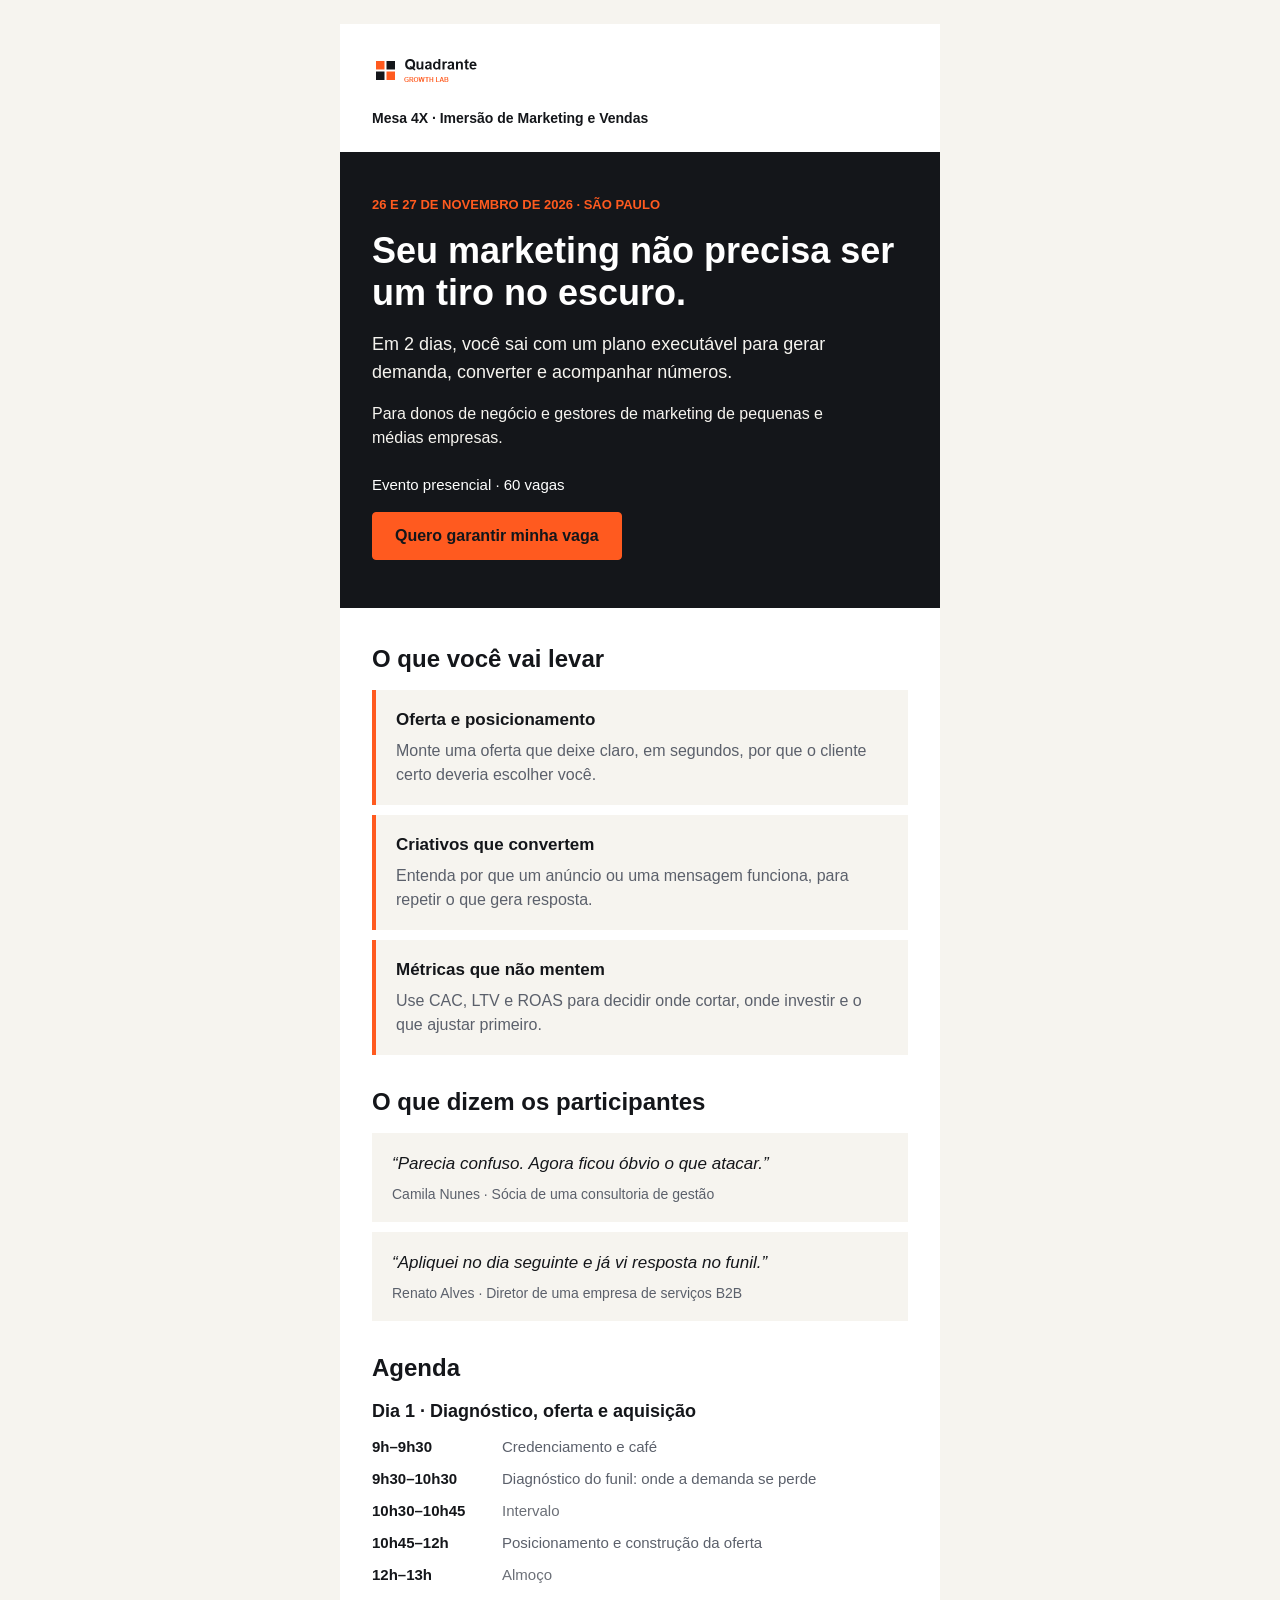
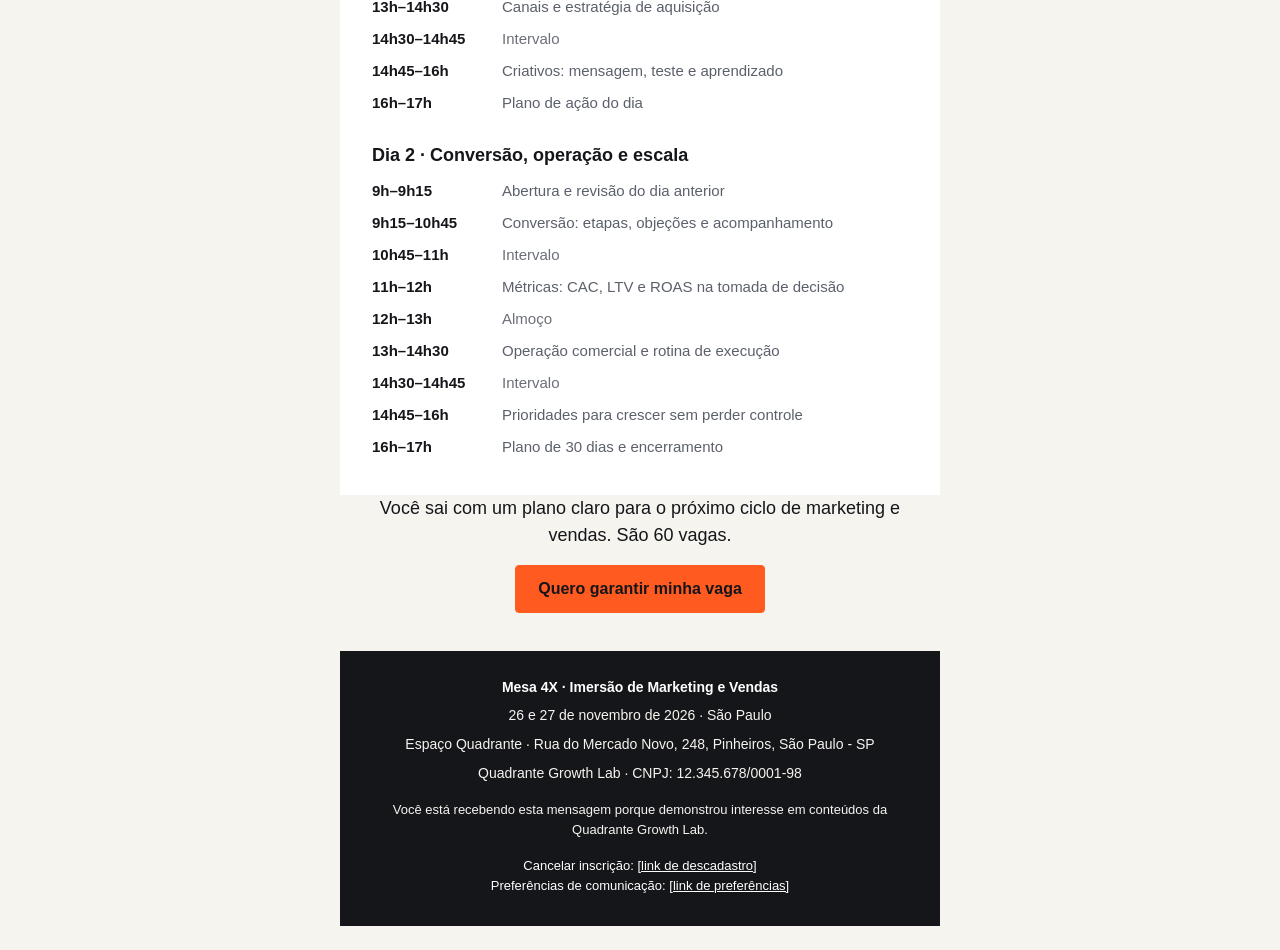
<file: email/index.html>
<!doctype html>
<html lang="pt-BR" xmlns:o="urn:schemas-microsoft-com:office:office" xmlns:v="urn:schemas-microsoft-com:vml">
<head>
	<meta charset="UTF-8">
	<meta name="viewport" content="width=device-width, initial-scale=1.0">
	<meta name="x-apple-disable-message-reformatting">
	<meta name="color-scheme" content="light dark">
	<meta name="supported-color-schemes" content="light dark">
	<title>Mesa 4X | Quadrante Growth Lab</title>
	<link rel="icon" type="image/svg+xml" href="data:image/svg+xml,%3Csvg xmlns='http://www.w3.org/2000/svg' viewBox='0 0 64 64'%3E%3Crect x='4' y='4' width='24' height='24' rx='3' fill='%23FF5A1F'/%3E%3Crect x='36' y='4' width='24' height='24' rx='3' fill='%2314161A'/%3E%3Crect x='4' y='36' width='24' height='24' rx='3' fill='%2314161A'/%3E%3Crect x='36' y='36' width='24' height='24' rx='3' fill='%23FF5A1F'/%3E%3C/svg%3E">
	<style>
		:root {
			color-scheme: light dark;
			supported-color-schemes: light dark;
		}

		html,
		body {
			width: 100% !important;
			margin: 0 !important;
			padding: 0 !important;
			-webkit-text-size-adjust: 100%;
		}

		table {
			border-collapse: collapse;
			mso-table-lspace: 0pt;
			mso-table-rspace: 0pt;
		}

		td {
			mso-table-lspace: 0pt;
			mso-table-rspace: 0pt;
		}

		img {
			-ms-interpolation-mode: bicubic;
		}

		a[x-apple-data-detectors] {
			color: inherit;
			font-size: inherit;
			text-decoration: none;
		}

		/*
		 * Mobile. O layout já é fluido (width 100% + max-width 600px), então isto só refina:
		 * tira o respiro externo, reduz o padding lateral e o h1, e deixa o botão em largura total.
		 * Em clientes que ignoram media query, o email continua legível com os valores inline.
		 */
		@media screen and (max-width: 600px) {
			.wrapper {
				padding: 0 !important;
			}

			.px {
				padding-left: 20px !important;
				padding-right: 20px !important;
			}

			.hero-title {
				font-size: 28px !important;
				line-height: 34px !important;
			}

			.btn {
				display: block !important;
				box-sizing: border-box !important;
				width: 100% !important;
			}

			.agenda-time {
				width: 100px !important;
				padding-right: 8px !important;
				font-size: 14px !important;
			}
		}

		/*
		 * Dark mode. Cada classe representa um papel de cor (página, superfície, cartão, faixa escura, texto)
		 * e não um elemento, para o mesmo bloco servir ao Apple Mail (media query) e ao Outlook.com (data-ogsb/ogsc).
		 * Hero e rodapé já são escuros, por isso só trocam de tom. O botão laranja não muda.
		 */
		@media (prefers-color-scheme: dark) {
			.bg-page {
				background-color: #0D0F12 !important;
			}

			.bg-surface {
				background-color: #171A1F !important;
			}

			.bg-card {
				background-color: #20242B !important;
			}

			.bg-deep {
				background-color: #0A0B0D !important;
			}

			.text-ink {
				color: #F2F0EB !important;
			}

			.text-muted {
				color: #A9AEB8 !important;
			}

			.text-subtle {
				color: #8F95A0 !important;
			}

			.btn {
				background-color: #FF5A1F !important;
				color: #14161A !important;
			}

			/* Troca de logo: esconde a versão para fundo claro e revela a versão para fundo escuro. */
			.logo-light {
				display: none !important;
			}

			.logo-dark {
				display: block !important;
				max-height: none !important;
				overflow: visible !important;
			}
		}

		/* Outlook.com no modo escuro ignora prefers-color-scheme e injeta data-ogsb (fundo) e data-ogsc (texto). */
		[data-ogsb] .bg-page {
			background-color: #0D0F12 !important;
		}

		[data-ogsb] .bg-surface {
			background-color: #171A1F !important;
		}

		[data-ogsb] .bg-card {
			background-color: #20242B !important;
		}

		[data-ogsb] .bg-deep {
			background-color: #0A0B0D !important;
		}

		[data-ogsb] .btn {
			background-color: #FF5A1F !important;
		}

		[data-ogsc] .text-ink {
			color: #F2F0EB !important;
		}

		[data-ogsc] .text-muted {
			color: #A9AEB8 !important;
		}

		[data-ogsc] .text-subtle {
			color: #8F95A0 !important;
		}

		[data-ogsc] .btn {
			color: #14161A !important;
		}

		[data-ogsc] .logo-light {
			display: none !important;
		}

		[data-ogsc] .logo-dark {
			display: block !important;
			max-height: none !important;
			overflow: visible !important;
		}
	</style>
	<!--[if mso]>
	<xml>
		<o:OfficeDocumentSettings>
			<o:PixelsPerInch>96</o:PixelsPerInch>
			<o:AllowPNG/>
		</o:OfficeDocumentSettings>
	</xml>
	<![endif]-->
</head>
<body class="bg-page" style="width:100%; margin:0; padding:0; background-color:#F6F4EF;">
	<!-- Preheader: define o texto de preview e impede que o cliente revele conteúdo seguinte. -->
	<div style="display:none; max-width:0; max-height:0; overflow:hidden; opacity:0; color:transparent; mso-hide:all; font-size:1px; line-height:1px;">
		Aquisição, conversão e métricas na prática. 26 e 27 de novembro, em São Paulo.
		&zwnj;&nbsp;&zwnj;&nbsp;&zwnj;&nbsp;&zwnj;&nbsp;&zwnj;&nbsp;&zwnj;&nbsp;&zwnj;&nbsp;&zwnj;&nbsp;&zwnj;&nbsp;&zwnj;&nbsp;
	</div>

	<table role="presentation" class="bg-page" width="100%" cellpadding="0" cellspacing="0" border="0" bgcolor="#F6F4EF" style="width:100%; background-color:#F6F4EF;">
		<tr>
			<td class="wrapper" align="center" style="padding:24px 12px;">
				<!-- Outlook desktop ignora max-width; esta tabela condicional fixa o contêiner em 600 px. -->
				<!--[if mso]>
				<table role="presentation" width="600" cellpadding="0" cellspacing="0" border="0" align="center">
					<tr>
						<td>
				<![endif]-->
				<table role="presentation" class="bg-surface" width="100%" cellpadding="0" cellspacing="0" border="0" align="center" bgcolor="#FFFFFF" style="width:100%; max-width:600px; background-color:#FFFFFF;">
					<!--
						Cabeçalho: fundo branco para o contêiner de 600 px aparecer desde o topo.
						Duas imagens de logo, uma por esquema de cor. A versão escura nasce oculta
						(display:none, max-height:0 e mso-hide) e o bloco de dark mode a revela.
					-->
					<tr>
						<td class="px bg-surface" align="left" bgcolor="#FFFFFF" style="padding:28px 32px 16px; background-color:#FFFFFF;">
							<img class="logo-light" src="assets/logo-quadrante-claro.png" width="210" height="40" alt="Quadrante Growth Lab" border="0" style="display:block; width:210px; height:40px; border:0;">
							<img class="logo-dark" src="assets/logo-quadrante-escuro.png" width="210" height="40" alt="Quadrante Growth Lab" border="0" style="display:none; width:210px; height:40px; max-height:0; overflow:hidden; border:0; mso-hide:all;">
						</td>
					</tr>
					<tr>
						<td class="px bg-surface" align="left" bgcolor="#FFFFFF" style="padding:0 32px 24px; background-color:#FFFFFF;">
							<p class="text-ink" style="margin:0; color:#14161A; font-family:Arial, Helvetica, sans-serif; font-size:14px; font-weight:bold; line-height:20px; mso-line-height-rule:exactly;">
								Mesa 4X · Imersão de Marketing e Vendas
							</p>
						</td>
					</tr>

					<!-- Hero: fundo sólido preserva contraste sem depender de imagem de fundo. -->
					<tr>
						<td class="px bg-deep" bgcolor="#14161A" style="padding:44px 32px 48px; background-color:#14161A;">
							<p style="margin:0 0 16px; color:#FF5A1F; font-family:Arial, Helvetica, sans-serif; font-size:13px; font-weight:bold; line-height:18px; mso-line-height-rule:exactly; text-transform:uppercase;">
								26 e 27 de novembro de 2026 · São Paulo
							</p>
							<h1 class="hero-title" style="margin:0 0 16px; color:#FFFFFF; font-family:Arial, Helvetica, sans-serif; font-size:36px; font-weight:bold; line-height:42px; mso-line-height-rule:exactly;">
								Seu marketing não precisa ser um tiro no escuro.
							</h1>
							<p style="margin:0 0 16px; color:#F6F4EF; font-family:Arial, Helvetica, sans-serif; font-size:18px; line-height:28px; mso-line-height-rule:exactly;">
								Em 2 dias, você sai com um plano executável para gerar demanda, converter e acompanhar números.
							</p>
							<!-- max-width evita a palavra solta na última linha; o Outlook desktop ignora e quebra pela largura da célula. -->
							<p style="max-width:460px; margin:0 0 24px; color:#F6F4EF; font-family:Arial, Helvetica, sans-serif; font-size:16px; line-height:24px; mso-line-height-rule:exactly;">
								Para donos de negócio e gestores de marketing de pequenas e médias empresas.
							</p>
							<p style="margin:0 0 16px; color:#FFFFFF; font-family:Arial, Helvetica, sans-serif; font-size:15px; line-height:22px; mso-line-height-rule:exactly;">
								Evento presencial · 60 vagas
							</p>
							<!--
								Botão bulletproof (mesmo padrão do CTA final). O Outlook desktop usa o motor do Word,
								que ignora padding e border-radius em links, então ele recebe um retângulo VML com
								48 px de altura. Os demais clientes recebem o link estilizado; o comentário condicional
								negado (if not mso) esconde o link do Outlook para o botão não aparecer duplicado.
								utm_content=cta-hero identifica o botão clicado; destino placeholder a substituir
								pelo ESP por link próprio de rastreamento e URL da inscrição.
							-->
							<!--[if mso]>
							<v:roundrect xmlns:v="urn:schemas-microsoft-com:vml" xmlns:w="urn:schemas-microsoft-com:office:word" href="https://example.com/mesa-4x?utm_source=crm&amp;utm_medium=email&amp;utm_campaign=mesa-4x-nov-2026&amp;utm_content=cta-hero" style="height:48px; v-text-anchor:middle; width:250px;" arcsize="8%" strokecolor="#FF5A1F" strokeweight="1px" fillcolor="#FF5A1F">
								<w:anchorlock/>
								<center style="color:#14161A; font-family:Arial, Helvetica, sans-serif; font-size:16px; font-weight:bold;">Quero garantir minha vaga</center>
							</v:roundrect>
							<![endif]-->
							<!--[if !mso]><!-->
							<a class="btn" href="https://example.com/mesa-4x?utm_source=crm&amp;utm_medium=email&amp;utm_campaign=mesa-4x-nov-2026&amp;utm_content=cta-hero" style="display:inline-block; padding:12px 22px; border:1px solid #FF5A1F; border-radius:4px; background-color:#FF5A1F; color:#14161A; font-family:Arial, Helvetica, sans-serif; font-size:16px; font-weight:bold; line-height:22px; mso-line-height-rule:exactly; text-align:center; text-decoration:none;">
								Quero garantir minha vaga
							</a>
							<!--<![endif]-->
						</td>
					</tr>

					<!-- Benefícios: cartões em linhas independentes evitam colunas frágeis em telas estreitas. -->
					<tr>
						<td class="px" style="padding:36px 32px 32px;">
							<h2 class="text-ink" style="margin:0 0 16px; color:#14161A; font-family:Arial, Helvetica, sans-serif; font-size:24px; font-weight:bold; line-height:30px; mso-line-height-rule:exactly;">
								O que você vai levar
							</h2>
							<table role="presentation" width="100%" cellpadding="0" cellspacing="0" border="0">
								<tr>
									<td class="bg-card" bgcolor="#F6F4EF" style="padding:18px 20px; border-left:4px solid #FF5A1F; background-color:#F6F4EF;">
										<h3 class="text-ink" style="margin:0 0 8px; color:#14161A; font-family:Arial, Helvetica, sans-serif; font-size:17px; font-weight:bold; line-height:23px; mso-line-height-rule:exactly;">Oferta e posicionamento</h3>
										<p class="text-muted" style="margin:0; color:#5B606B; font-family:Arial, Helvetica, sans-serif; font-size:16px; line-height:24px; mso-line-height-rule:exactly;">Monte uma oferta que deixe claro, em segundos, por que o cliente certo deveria escolher você.</p>
									</td>
								</tr>
								<tr>
									<td height="10" style="height:10px; font-size:10px; line-height:10px;">&nbsp;</td>
								</tr>
								<tr>
									<td class="bg-card" bgcolor="#F6F4EF" style="padding:18px 20px; border-left:4px solid #FF5A1F; background-color:#F6F4EF;">
										<h3 class="text-ink" style="margin:0 0 8px; color:#14161A; font-family:Arial, Helvetica, sans-serif; font-size:17px; font-weight:bold; line-height:23px; mso-line-height-rule:exactly;">Criativos que convertem</h3>
										<p class="text-muted" style="margin:0; color:#5B606B; font-family:Arial, Helvetica, sans-serif; font-size:16px; line-height:24px; mso-line-height-rule:exactly;">Entenda por que um anúncio ou uma mensagem funciona, para repetir o que gera resposta.</p>
									</td>
								</tr>
								<tr>
									<td height="10" style="height:10px; font-size:10px; line-height:10px;">&nbsp;</td>
								</tr>
								<tr>
									<td class="bg-card" bgcolor="#F6F4EF" style="padding:18px 20px; border-left:4px solid #FF5A1F; background-color:#F6F4EF;">
										<h3 class="text-ink" style="margin:0 0 8px; color:#14161A; font-family:Arial, Helvetica, sans-serif; font-size:17px; font-weight:bold; line-height:23px; mso-line-height-rule:exactly;">Métricas que não mentem</h3>
										<p class="text-muted" style="margin:0; color:#5B606B; font-family:Arial, Helvetica, sans-serif; font-size:16px; line-height:24px; mso-line-height-rule:exactly;">Use CAC, LTV e ROAS para decidir onde cortar, onde investir e o que ajustar primeiro.</p>
									</td>
								</tr>
							</table>
						</td>
					</tr>

					<!-- Depoimentos: o fluxo linear mantém a ordem de leitura em clientes sem CSS moderno. -->
					<tr>
						<td class="px" style="padding:0 32px 32px;">
							<h2 class="text-ink" style="margin:0 0 16px; color:#14161A; font-family:Arial, Helvetica, sans-serif; font-size:24px; font-weight:bold; line-height:30px; mso-line-height-rule:exactly;">
								O que dizem os participantes
							</h2>
							<table role="presentation" width="100%" cellpadding="0" cellspacing="0" border="0">
								<tr>
									<td class="bg-card" bgcolor="#F6F4EF" style="padding:18px 20px; background-color:#F6F4EF;">
										<p class="text-ink" style="margin:0 0 8px; color:#14161A; font-family:Arial, Helvetica, sans-serif; font-size:17px; font-style:italic; line-height:25px; mso-line-height-rule:exactly;">“Parecia confuso. Agora ficou óbvio o que atacar.”</p>
										<p class="text-muted" style="margin:0; color:#5B606B; font-family:Arial, Helvetica, sans-serif; font-size:14px; line-height:20px; mso-line-height-rule:exactly;">Camila Nunes · Sócia de uma consultoria de gestão</p>
									</td>
								</tr>
								<tr>
									<td height="10" style="height:10px; font-size:10px; line-height:10px;">&nbsp;</td>
								</tr>
								<tr>
									<td class="bg-card" bgcolor="#F6F4EF" style="padding:18px 20px; background-color:#F6F4EF;">
										<p class="text-ink" style="margin:0 0 8px; color:#14161A; font-family:Arial, Helvetica, sans-serif; font-size:17px; font-style:italic; line-height:25px; mso-line-height-rule:exactly;">“Apliquei no dia seguinte e já vi resposta no funil.”</p>
										<p class="text-muted" style="margin:0; color:#5B606B; font-family:Arial, Helvetica, sans-serif; font-size:14px; line-height:20px; mso-line-height-rule:exactly;">Renato Alves · Diretor de uma empresa de serviços B2B</p>
									</td>
								</tr>
							</table>
						</td>
					</tr>

					<!-- Agenda: linhas verticais deixam horários legíveis sem depender de layout moderno. -->
					<tr>
						<td class="px" style="padding:0 32px 32px;">
							<h2 class="text-ink" style="margin:0 0 16px; color:#14161A; font-family:Arial, Helvetica, sans-serif; font-size:24px; font-weight:bold; line-height:30px; mso-line-height-rule:exactly;">
								Agenda
							</h2>
							<h3 class="text-ink" style="margin:0 0 8px; color:#14161A; font-family:Arial, Helvetica, sans-serif; font-size:18px; font-weight:bold; line-height:24px; mso-line-height-rule:exactly;">
								Dia 1 · Diagnóstico, oferta e aquisição
							</h3>
							<table role="presentation" width="100%" cellpadding="0" cellspacing="0" border="0">
								<tr><td class="agenda-time text-ink" width="120" valign="top" style="width:120px; padding:5px 10px 5px 0; color:#14161A; font-family:Arial, Helvetica, sans-serif; font-size:15px; font-weight:bold; line-height:22px; white-space:nowrap; mso-line-height-rule:exactly;">9h–9h30</td><td class="text-muted" valign="top" style="padding:5px 0; color:#5B606B; font-family:Arial, Helvetica, sans-serif; font-size:15px; line-height:22px; mso-line-height-rule:exactly;">Credenciamento e café</td></tr>
								<tr><td class="agenda-time text-ink" width="120" valign="top" style="width:120px; padding:5px 10px 5px 0; color:#14161A; font-family:Arial, Helvetica, sans-serif; font-size:15px; font-weight:bold; line-height:22px; white-space:nowrap; mso-line-height-rule:exactly;">9h30–10h30</td><td class="text-muted" valign="top" style="padding:5px 0; color:#5B606B; font-family:Arial, Helvetica, sans-serif; font-size:15px; line-height:22px; mso-line-height-rule:exactly;">Diagnóstico do funil: onde a demanda se perde</td></tr>
								<tr><td class="agenda-time text-ink" width="120" valign="top" style="width:120px; padding:5px 10px 5px 0; color:#14161A; font-family:Arial, Helvetica, sans-serif; font-size:15px; font-weight:bold; line-height:22px; white-space:nowrap; mso-line-height-rule:exactly;">10h30–10h45</td><td class="text-subtle" valign="top" style="padding:5px 0; color:#6B6F77; font-family:Arial, Helvetica, sans-serif; font-size:15px; line-height:22px; mso-line-height-rule:exactly;">Intervalo</td></tr>
								<tr><td class="agenda-time text-ink" width="120" valign="top" style="width:120px; padding:5px 10px 5px 0; color:#14161A; font-family:Arial, Helvetica, sans-serif; font-size:15px; font-weight:bold; line-height:22px; white-space:nowrap; mso-line-height-rule:exactly;">10h45–12h</td><td class="text-muted" valign="top" style="padding:5px 0; color:#5B606B; font-family:Arial, Helvetica, sans-serif; font-size:15px; line-height:22px; mso-line-height-rule:exactly;">Posicionamento e construção da oferta</td></tr>
								<tr><td class="agenda-time text-ink" width="120" valign="top" style="width:120px; padding:5px 10px 5px 0; color:#14161A; font-family:Arial, Helvetica, sans-serif; font-size:15px; font-weight:bold; line-height:22px; white-space:nowrap; mso-line-height-rule:exactly;">12h–13h</td><td class="text-subtle" valign="top" style="padding:5px 0; color:#6B6F77; font-family:Arial, Helvetica, sans-serif; font-size:15px; line-height:22px; mso-line-height-rule:exactly;">Almoço</td></tr>
								<tr><td class="agenda-time text-ink" width="120" valign="top" style="width:120px; padding:5px 10px 5px 0; color:#14161A; font-family:Arial, Helvetica, sans-serif; font-size:15px; font-weight:bold; line-height:22px; white-space:nowrap; mso-line-height-rule:exactly;">13h–14h30</td><td class="text-muted" valign="top" style="padding:5px 0; color:#5B606B; font-family:Arial, Helvetica, sans-serif; font-size:15px; line-height:22px; mso-line-height-rule:exactly;">Canais e estratégia de aquisição</td></tr>
								<tr><td class="agenda-time text-ink" width="120" valign="top" style="width:120px; padding:5px 10px 5px 0; color:#14161A; font-family:Arial, Helvetica, sans-serif; font-size:15px; font-weight:bold; line-height:22px; white-space:nowrap; mso-line-height-rule:exactly;">14h30–14h45</td><td class="text-subtle" valign="top" style="padding:5px 0; color:#6B6F77; font-family:Arial, Helvetica, sans-serif; font-size:15px; line-height:22px; mso-line-height-rule:exactly;">Intervalo</td></tr>
								<tr><td class="agenda-time text-ink" width="120" valign="top" style="width:120px; padding:5px 10px 5px 0; color:#14161A; font-family:Arial, Helvetica, sans-serif; font-size:15px; font-weight:bold; line-height:22px; white-space:nowrap; mso-line-height-rule:exactly;">14h45–16h</td><td class="text-muted" valign="top" style="padding:5px 0; color:#5B606B; font-family:Arial, Helvetica, sans-serif; font-size:15px; line-height:22px; mso-line-height-rule:exactly;">Criativos: mensagem, teste e aprendizado</td></tr>
								<tr><td class="agenda-time text-ink" width="120" valign="top" style="width:120px; padding:5px 10px 5px 0; color:#14161A; font-family:Arial, Helvetica, sans-serif; font-size:15px; font-weight:bold; line-height:22px; white-space:nowrap; mso-line-height-rule:exactly;">16h–17h</td><td class="text-muted" valign="top" style="padding:5px 0; color:#5B606B; font-family:Arial, Helvetica, sans-serif; font-size:15px; line-height:22px; mso-line-height-rule:exactly;">Plano de ação do dia</td></tr>
							</table>

							<h3 class="text-ink" style="margin:24px 0 8px; color:#14161A; font-family:Arial, Helvetica, sans-serif; font-size:18px; font-weight:bold; line-height:24px; mso-line-height-rule:exactly;">
								Dia 2 · Conversão, operação e escala
							</h3>
							<table role="presentation" width="100%" cellpadding="0" cellspacing="0" border="0">
								<tr><td class="agenda-time text-ink" width="120" valign="top" style="width:120px; padding:5px 10px 5px 0; color:#14161A; font-family:Arial, Helvetica, sans-serif; font-size:15px; font-weight:bold; line-height:22px; white-space:nowrap; mso-line-height-rule:exactly;">9h–9h15</td><td class="text-muted" valign="top" style="padding:5px 0; color:#5B606B; font-family:Arial, Helvetica, sans-serif; font-size:15px; line-height:22px; mso-line-height-rule:exactly;">Abertura e revisão do dia anterior</td></tr>
								<tr><td class="agenda-time text-ink" width="120" valign="top" style="width:120px; padding:5px 10px 5px 0; color:#14161A; font-family:Arial, Helvetica, sans-serif; font-size:15px; font-weight:bold; line-height:22px; white-space:nowrap; mso-line-height-rule:exactly;">9h15–10h45</td><td class="text-muted" valign="top" style="padding:5px 0; color:#5B606B; font-family:Arial, Helvetica, sans-serif; font-size:15px; line-height:22px; mso-line-height-rule:exactly;">Conversão: etapas, objeções e acompanhamento</td></tr>
								<tr><td class="agenda-time text-ink" width="120" valign="top" style="width:120px; padding:5px 10px 5px 0; color:#14161A; font-family:Arial, Helvetica, sans-serif; font-size:15px; font-weight:bold; line-height:22px; white-space:nowrap; mso-line-height-rule:exactly;">10h45–11h</td><td class="text-subtle" valign="top" style="padding:5px 0; color:#6B6F77; font-family:Arial, Helvetica, sans-serif; font-size:15px; line-height:22px; mso-line-height-rule:exactly;">Intervalo</td></tr>
								<tr><td class="agenda-time text-ink" width="120" valign="top" style="width:120px; padding:5px 10px 5px 0; color:#14161A; font-family:Arial, Helvetica, sans-serif; font-size:15px; font-weight:bold; line-height:22px; white-space:nowrap; mso-line-height-rule:exactly;">11h–12h</td><td class="text-muted" valign="top" style="padding:5px 0; color:#5B606B; font-family:Arial, Helvetica, sans-serif; font-size:15px; line-height:22px; mso-line-height-rule:exactly;">Métricas: CAC, LTV e ROAS na tomada de decisão</td></tr>
								<tr><td class="agenda-time text-ink" width="120" valign="top" style="width:120px; padding:5px 10px 5px 0; color:#14161A; font-family:Arial, Helvetica, sans-serif; font-size:15px; font-weight:bold; line-height:22px; white-space:nowrap; mso-line-height-rule:exactly;">12h–13h</td><td class="text-subtle" valign="top" style="padding:5px 0; color:#6B6F77; font-family:Arial, Helvetica, sans-serif; font-size:15px; line-height:22px; mso-line-height-rule:exactly;">Almoço</td></tr>
								<tr><td class="agenda-time text-ink" width="120" valign="top" style="width:120px; padding:5px 10px 5px 0; color:#14161A; font-family:Arial, Helvetica, sans-serif; font-size:15px; font-weight:bold; line-height:22px; white-space:nowrap; mso-line-height-rule:exactly;">13h–14h30</td><td class="text-muted" valign="top" style="padding:5px 0; color:#5B606B; font-family:Arial, Helvetica, sans-serif; font-size:15px; line-height:22px; mso-line-height-rule:exactly;">Operação comercial e rotina de execução</td></tr>
								<tr><td class="agenda-time text-ink" width="120" valign="top" style="width:120px; padding:5px 10px 5px 0; color:#14161A; font-family:Arial, Helvetica, sans-serif; font-size:15px; font-weight:bold; line-height:22px; white-space:nowrap; mso-line-height-rule:exactly;">14h30–14h45</td><td class="text-subtle" valign="top" style="padding:5px 0; color:#6B6F77; font-family:Arial, Helvetica, sans-serif; font-size:15px; line-height:22px; mso-line-height-rule:exactly;">Intervalo</td></tr>
								<tr><td class="agenda-time text-ink" width="120" valign="top" style="width:120px; padding:5px 10px 5px 0; color:#14161A; font-family:Arial, Helvetica, sans-serif; font-size:15px; font-weight:bold; line-height:22px; white-space:nowrap; mso-line-height-rule:exactly;">14h45–16h</td><td class="text-muted" valign="top" style="padding:5px 0; color:#5B606B; font-family:Arial, Helvetica, sans-serif; font-size:15px; line-height:22px; mso-line-height-rule:exactly;">Prioridades para crescer sem perder controle</td></tr>
								<tr><td class="agenda-time text-ink" width="120" valign="top" style="width:120px; padding:5px 10px 5px 0; color:#14161A; font-family:Arial, Helvetica, sans-serif; font-size:15px; font-weight:bold; line-height:22px; white-space:nowrap; mso-line-height-rule:exactly;">16h–17h</td><td class="text-muted" valign="top" style="padding:5px 0; color:#5B606B; font-family:Arial, Helvetica, sans-serif; font-size:15px; line-height:22px; mso-line-height-rule:exactly;">Plano de 30 dias e encerramento</td></tr>
							</table>
						</td>
					</tr>

					<!-- CTA final: mesmo botão bulletproof do hero (VML para o Outlook desktop, <a> para os demais). -->
					<tr>
						<td class="px bg-card" align="center" bgcolor="#F6F4EF" style="padding:0 32px 38px; background-color:#F6F4EF;">
							<p class="text-ink" style="margin:0 0 16px; color:#14161A; font-family:Arial, Helvetica, sans-serif; font-size:18px; line-height:27px; mso-line-height-rule:exactly;">
								Você sai com um plano claro para o próximo ciclo de marketing e vendas. São 60 vagas.
							</p>
							<!-- utm_content=cta-final identifica o botão clicado; destino placeholder a substituir pelo ESP por link próprio de rastreamento e URL da inscrição. -->
							<!--[if mso]>
							<v:roundrect xmlns:v="urn:schemas-microsoft-com:vml" xmlns:w="urn:schemas-microsoft-com:office:word" href="https://example.com/mesa-4x?utm_source=crm&amp;utm_medium=email&amp;utm_campaign=mesa-4x-nov-2026&amp;utm_content=cta-final" style="height:48px; v-text-anchor:middle; width:250px;" arcsize="8%" strokecolor="#FF5A1F" strokeweight="1px" fillcolor="#FF5A1F">
								<w:anchorlock/>
								<center style="color:#14161A; font-family:Arial, Helvetica, sans-serif; font-size:16px; font-weight:bold;">Quero garantir minha vaga</center>
							</v:roundrect>
							<![endif]-->
							<!--[if !mso]><!-->
							<a class="btn" href="https://example.com/mesa-4x?utm_source=crm&amp;utm_medium=email&amp;utm_campaign=mesa-4x-nov-2026&amp;utm_content=cta-final" style="display:inline-block; padding:12px 22px; border:1px solid #FF5A1F; border-radius:4px; background-color:#FF5A1F; color:#14161A; font-family:Arial, Helvetica, sans-serif; font-size:16px; font-weight:bold; line-height:22px; mso-line-height-rule:exactly; text-align:center; text-decoration:none;">
								Quero garantir minha vaga
							</a>
							<!--<![endif]-->
						</td>
					</tr>

					<!-- Rodapé: identificação e links de controle ficam acessíveis em texto. -->
					<tr>
						<td class="px bg-deep" align="center" bgcolor="#14161A" style="padding:26px 32px 30px; background-color:#14161A;">
							<p style="margin:0 0 8px; color:#FFFFFF; font-family:Arial, Helvetica, sans-serif; font-size:14px; font-weight:bold; line-height:20px; mso-line-height-rule:exactly;">Mesa 4X · Imersão de Marketing e Vendas</p>
							<p style="margin:0 0 8px; color:#F6F4EF; font-family:Arial, Helvetica, sans-serif; font-size:14px; line-height:21px; mso-line-height-rule:exactly;">26 e 27 de novembro de 2026 · São Paulo</p>
							<p style="margin:0 0 8px; color:#F6F4EF; font-family:Arial, Helvetica, sans-serif; font-size:14px; line-height:21px; mso-line-height-rule:exactly;">Espaço Quadrante · Rua do Mercado Novo, 248, Pinheiros, São Paulo - SP</p>
							<p style="margin:0 0 16px; color:#F6F4EF; font-family:Arial, Helvetica, sans-serif; font-size:14px; line-height:21px; mso-line-height-rule:exactly;">Quadrante Growth Lab · CNPJ: 12.345.678/0001-98</p>
							<p style="margin:0 0 16px; color:#F6F4EF; font-family:Arial, Helvetica, sans-serif; font-size:13px; line-height:20px; mso-line-height-rule:exactly;">
								Você está recebendo esta mensagem porque demonstrou interesse em conteúdos da Quadrante Growth Lab.
							</p>
							<p style="margin:0; color:#FFFFFF; font-family:Arial, Helvetica, sans-serif; font-size:13px; line-height:20px; mso-line-height-rule:exactly;">
								Cancelar inscrição: <a href="https://example.com/descadastro" style="color:#FFFFFF; text-decoration:underline;">[link de descadastro]</a><br>
								Preferências de comunicação: <a href="https://example.com/preferencias" style="color:#FFFFFF; text-decoration:underline;">[link de preferências]</a>
							</p>
						</td>
					</tr>
				</table>
				<!--[if mso]>
						</td>
					</tr>
				</table>
				<![endif]-->
			</td>
		</tr>
	</table>
</body>
</html>
</file>
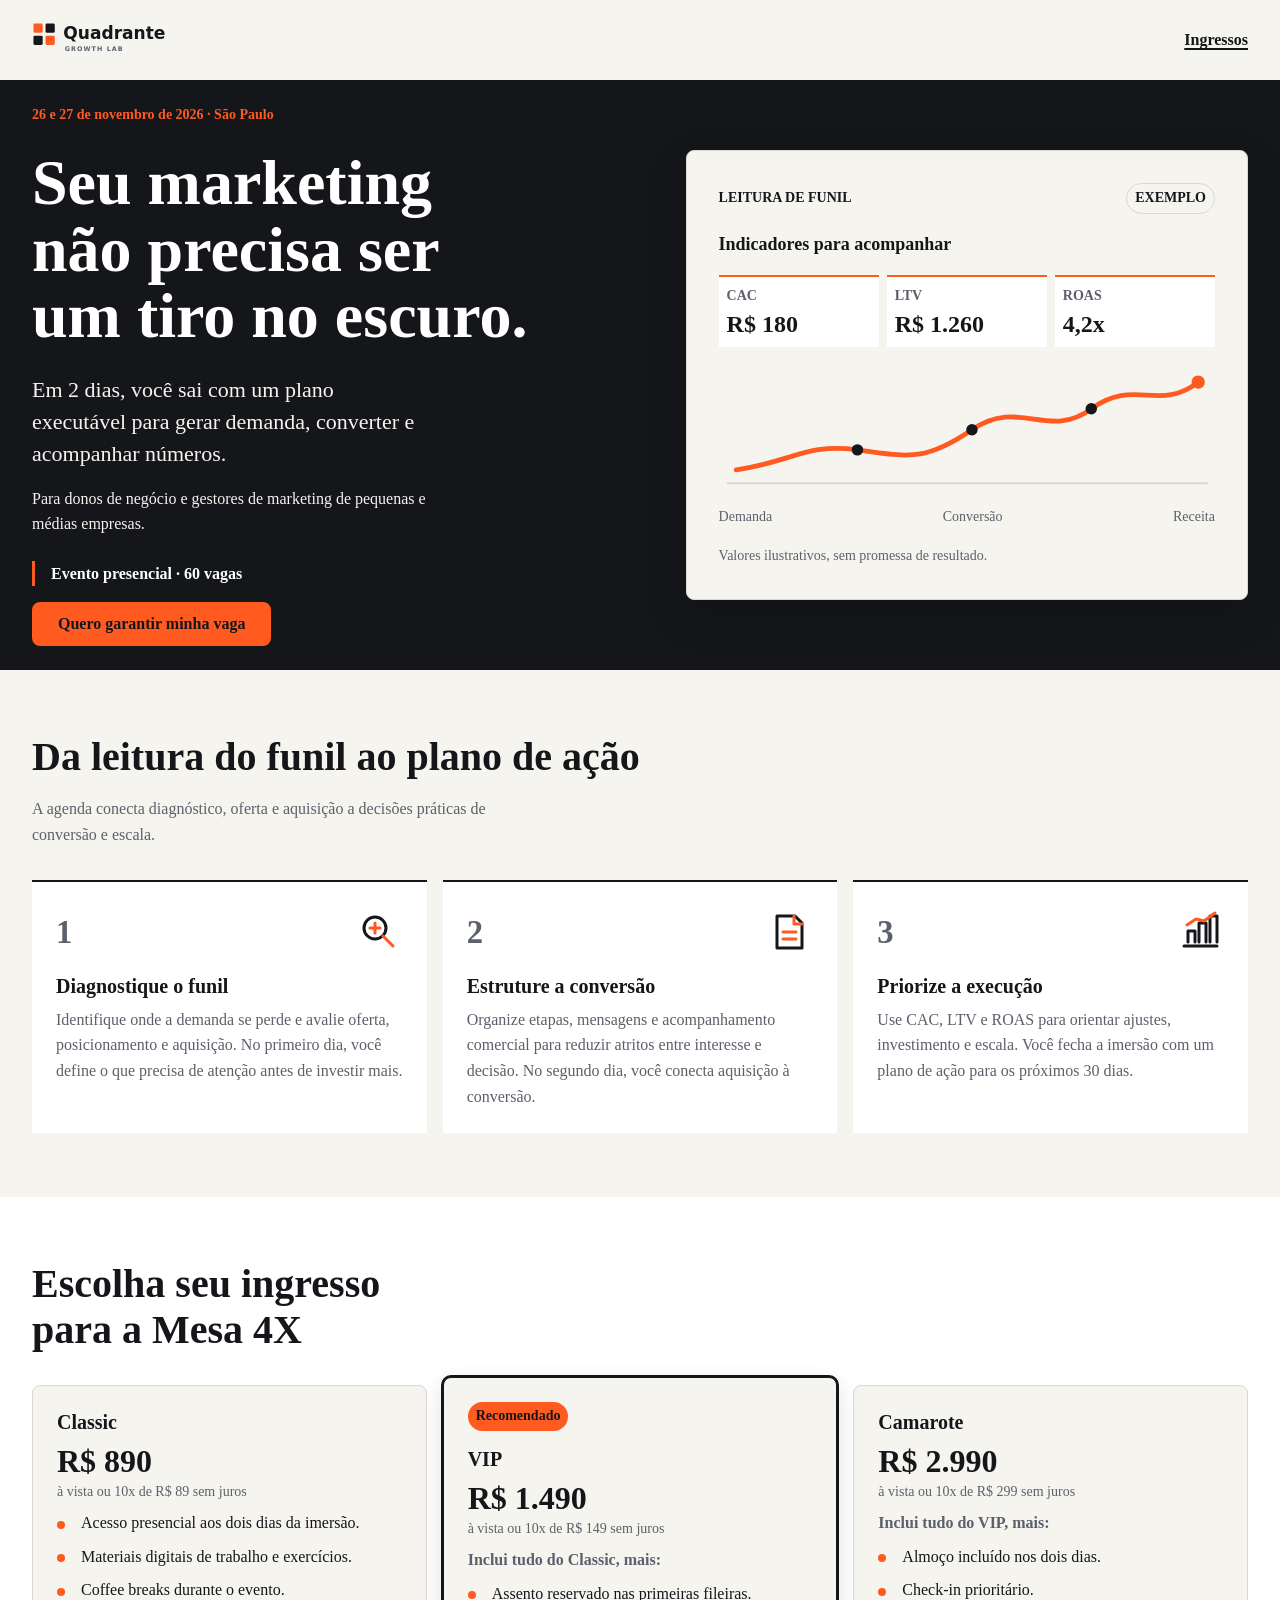
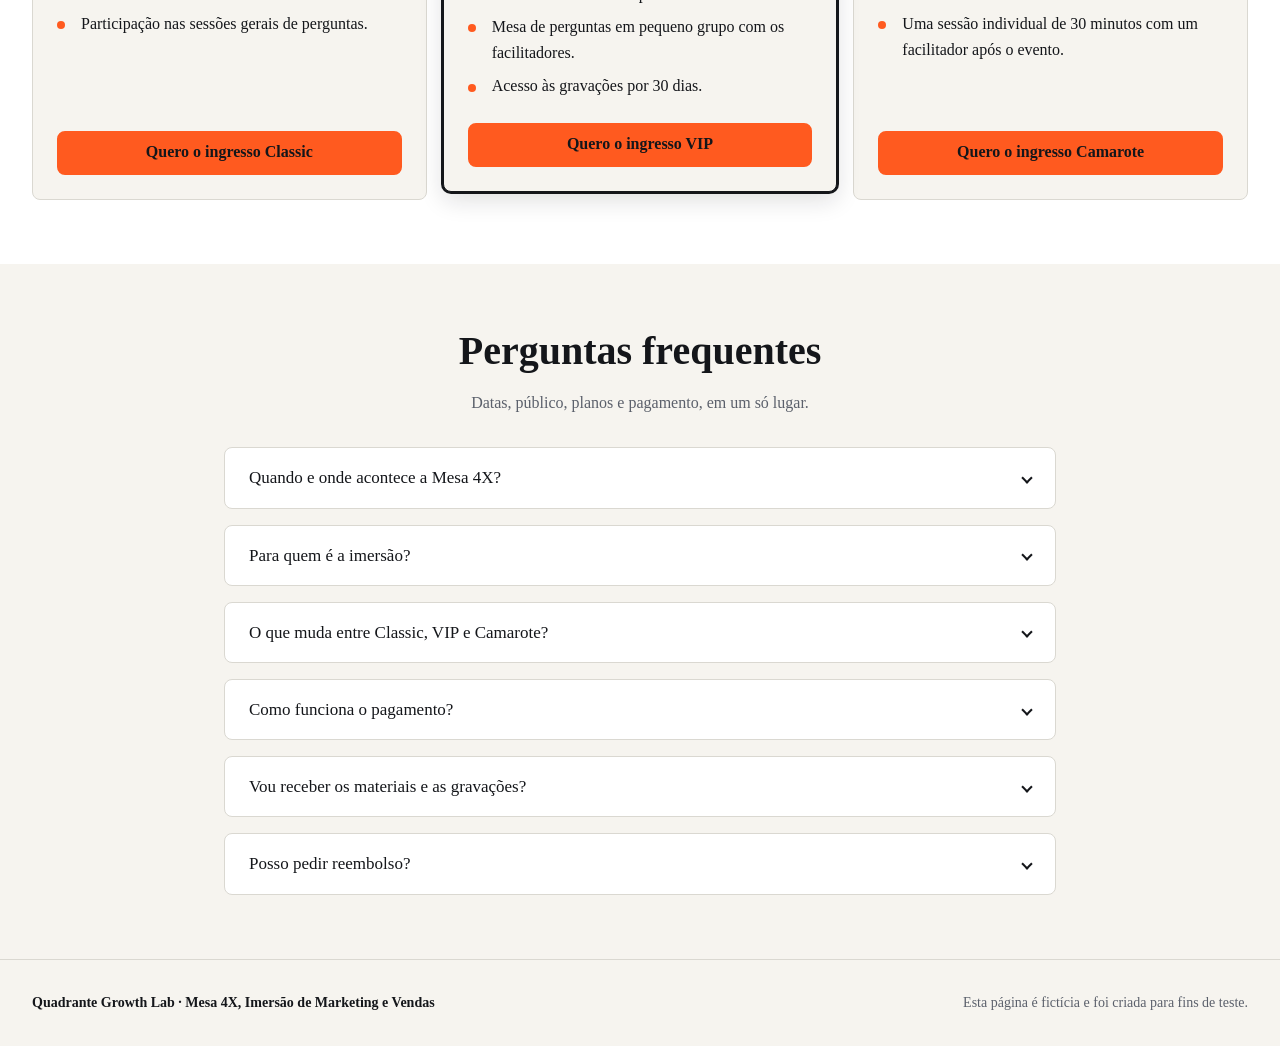
<file: lp/index.html>
<!doctype html>
<html lang="pt-BR">
<head>
	<meta charset="UTF-8">
	<meta name="viewport" content="width=device-width, initial-scale=1">
	<meta name="description" content="Participe da Mesa 4X, imersão presencial de marketing e vendas em São Paulo, nos dias 26 e 27 de novembro de 2026.">
	<title>Mesa 4X | Quadrante Growth Lab</title>
	<link rel="icon" type="image/svg+xml" href="data:image/svg+xml,%3Csvg xmlns='http://www.w3.org/2000/svg' viewBox='0 0 64 64'%3E%3Crect x='4' y='4' width='24' height='24' rx='3' fill='%23FF5A1F'/%3E%3Crect x='36' y='4' width='24' height='24' rx='3' fill='%2314161A'/%3E%3Crect x='4' y='36' width='24' height='24' rx='3' fill='%2314161A'/%3E%3Crect x='36' y='36' width='24' height='24' rx='3' fill='%23FF5A1F'/%3E%3C/svg%3E">
	<link rel="stylesheet" href="styles.css">
</head>
<body>
	<a class="skip-link" href="#conteudo">Pular para o conteúdo</a>

	<header class="site-header">
		<div class="container site-header__inner">
			<a class="site-header__brand" href="#inicio" aria-label="Quadrante Growth Lab, início">
				<svg class="site-header__logo" viewBox="0 0 270 56" aria-hidden="true" focusable="false">
					<rect x="2" y="5" width="13" height="13" rx="2" fill="#FF5A1F" />
					<rect x="19" y="5" width="13" height="13" rx="2" fill="#14161A" />
					<rect x="2" y="22" width="13" height="13" rx="2" fill="#14161A" />
					<rect x="19" y="22" width="13" height="13" rx="2" fill="#FF5A1F" />
					<text x="44" y="27" fill="#14161A" font-family="system-ui, -apple-system, Segoe UI, Roboto, Arial, sans-serif" font-size="24" font-weight="700">Quadrante</text>
					<text x="46" y="43" fill="#5B606B" font-family="system-ui, -apple-system, Segoe UI, Roboto, Arial, sans-serif" font-size="9" font-weight="700" letter-spacing="1.5">GROWTH LAB</text>
				</svg>
			</a>
			<nav class="site-header__nav" aria-label="Navegação principal">
				<a class="site-header__link" href="#planos">Ingressos</a>
			</nav>
		</div>
	</header>

	<main id="conteudo">
		<section class="hero" id="inicio" aria-labelledby="hero-title">
			<div class="container hero__layout">
				<div class="hero__content">
					<p class="hero__eyebrow">26 e 27 de novembro de 2026 · São Paulo</p>
					<h1 class="hero__title" id="hero-title">Seu marketing não precisa ser um tiro no escuro.</h1>
					<p class="hero__lead">Em 2 dias, você sai com um plano executável para gerar demanda, converter e acompanhar números.</p>
					<p class="hero__audience">Para donos de negócio e gestores de marketing de pequenas e médias empresas.</p>
					<p class="hero__event">Evento presencial · 60 vagas</p>
					<a class="btn btn--primary" href="#planos">Quero garantir minha vaga</a>
					<p class="visually-hidden">Painel ilustrativo com CAC de R$ 180, LTV de R$ 1.260 e ROAS de 4,2x. Estes dados são exemplos e não representam resultados reais.</p>
				</div>

				<!-- O painel é decorativo; a descrição textual equivalente permanece disponível para leitores de tela. -->
				<div class="hero__visual" aria-hidden="true">
					<div class="metric-panel">
						<div class="metric-panel__header">
							<p class="metric-panel__eyebrow">LEITURA DE FUNIL</p>
							<span class="metric-panel__tag">EXEMPLO</span>
						</div>
						<p class="metric-panel__title">Indicadores para acompanhar</p>
						<div class="metric-panel__metrics">
							<div class="metric-panel__metric">
								<p class="metric-panel__label">CAC</p>
								<p class="metric-panel__value">R$ 180</p>
							</div>
							<div class="metric-panel__metric">
								<p class="metric-panel__label">LTV</p>
								<p class="metric-panel__value">R$ 1.260</p>
							</div>
							<div class="metric-panel__metric">
								<p class="metric-panel__label">ROAS</p>
								<p class="metric-panel__value">4,2x</p>
							</div>
						</div>
						<svg class="metric-panel__chart" viewBox="0 0 520 150" focusable="false">
							<path d="M8 126H512" fill="none" stroke="#DAD8D1" stroke-width="2" />
							<path d="M18 112C78 103 91 84 145 91S215 104 265 70 345 81 390 48 461 52 502 20" fill="none" stroke="#FF5A1F" stroke-linecap="round" stroke-linejoin="round" stroke-width="5" />
							<circle cx="145" cy="91" r="6" fill="#14161A" />
							<circle cx="265" cy="70" r="6" fill="#14161A" />
							<circle cx="390" cy="48" r="6" fill="#14161A" />
							<circle cx="502" cy="20" r="7" fill="#FF5A1F" />
						</svg>
						<div class="metric-panel__footer">
							<span>Demanda</span>
							<span>Conversão</span>
							<span>Receita</span>
						</div>
						<p class="metric-panel__note">Valores ilustrativos, sem promessa de resultado.</p>
					</div>
				</div>
			</div>
		</section>

		<section class="process-section" id="como-funciona" aria-labelledby="process-title">
			<div class="container">
				<div class="section-heading">
					<h2 class="section-heading__title" id="process-title">Da leitura do funil ao plano de ação</h2>
					<p class="section-heading__intro">A agenda conecta diagnóstico, oferta e aquisição a decisões práticas de conversão e escala.</p>
				</div>

				<ol class="process-list" role="list">
					<li class="process-step">
						<div class="process-step__heading">
							<span class="process-step__number">1</span>
							<svg class="process-step__icon" viewBox="0 0 48 48" aria-hidden="true" focusable="false">
								<circle cx="20" cy="20" r="11" fill="none" stroke="#14161A" stroke-width="3" />
								<path d="m28 28 10 10M15 20h10M20 15v10" fill="none" stroke="#FF5A1F" stroke-linecap="round" stroke-width="3" />
							</svg>
						</div>
						<h3 class="process-step__title">Diagnostique o funil</h3>
						<p class="process-step__text">Identifique onde a demanda se perde e avalie oferta, posicionamento e aquisição. No primeiro dia, você define o que precisa de atenção antes de investir mais.</p>
					</li>
					<li class="process-step">
						<div class="process-step__heading">
							<span class="process-step__number">2</span>
							<svg class="process-step__icon" viewBox="0 0 48 48" aria-hidden="true" focusable="false">
								<path d="M12 8h18l7 7v25H12z" fill="none" stroke="#14161A" stroke-linejoin="round" stroke-width="3" />
								<path d="M29 8v8h8M18 24h13M18 31h13" fill="none" stroke="#FF5A1F" stroke-linecap="round" stroke-linejoin="round" stroke-width="3" />
							</svg>
						</div>
						<h3 class="process-step__title">Estruture a conversão</h3>
						<p class="process-step__text">Organize etapas, mensagens e acompanhamento comercial para reduzir atritos entre interesse e decisão. No segundo dia, você conecta aquisição à conversão.</p>
					</li>
					<li class="process-step">
						<div class="process-step__heading">
							<span class="process-step__number">3</span>
							<svg class="process-step__icon" viewBox="0 0 48 48" aria-hidden="true" focusable="false">
								<path d="M8 38h33M12 34V23h7v11M23 34V15h7v19M34 34V8h7v26" fill="none" stroke="#14161A" stroke-linecap="round" stroke-linejoin="round" stroke-width="3" />
								<path d="m11 17 9-6 8 2 11-8" fill="none" stroke="#FF5A1F" stroke-linecap="round" stroke-linejoin="round" stroke-width="3" />
							</svg>
						</div>
						<h3 class="process-step__title">Priorize a execução</h3>
						<p class="process-step__text">Use CAC, LTV e ROAS para orientar ajustes, investimento e escala. Você fecha a imersão com um plano de ação para os próximos 30 dias.</p>
					</li>
				</ol>
			</div>
		</section>

		<section class="tickets-section" id="planos" aria-labelledby="tickets-title">
			<div class="container">
				<div class="section-heading">
					<h2 class="section-heading__title" id="tickets-title">Escolha seu ingresso para a Mesa 4X</h2>
				</div>

				<!-- A ordem de preço crescente facilita a comparação sem reordenar os cards em telas pequenas. -->
				<ul class="ticket-list" role="list">
					<li class="ticket-card">
						<div class="ticket-card__content">
							<h3 class="ticket-card__title">Classic</h3>
							<p class="ticket-card__price"><span class="ticket-card__amount">R$ 890</span> <span class="ticket-card__terms">à vista ou 10x de R$ 89 sem juros</span></p>
							<ul class="ticket-card__features" role="list">
								<li class="ticket-card__feature">Acesso presencial aos dois dias da imersão.</li>
								<li class="ticket-card__feature">Materiais digitais de trabalho e exercícios.</li>
								<li class="ticket-card__feature">Coffee breaks durante o evento.</li>
								<li class="ticket-card__feature">Participação nas sessões gerais de perguntas.</li>
							</ul>
						</div>
						<a class="btn btn--primary ticket-card__cta" href="https://example.com/mesa-4x/inscricao?plano=classic&amp;utm_source=lp&amp;utm_medium=site&amp;utm_campaign=mesa-4x-nov-2026&amp;utm_content=plano-classic">Quero o ingresso Classic</a>
					</li>
					<li class="ticket-card ticket-card--recommended">
						<div class="ticket-card__content">
							<p class="ticket-card__badge">Recomendado</p>
							<h3 class="ticket-card__title">VIP</h3>
							<p class="ticket-card__price"><span class="ticket-card__amount">R$ 1.490</span> <span class="ticket-card__terms">à vista ou 10x de R$ 149 sem juros</span></p>
							<p class="ticket-card__includes">Inclui tudo do Classic, mais:</p>
							<ul class="ticket-card__features" role="list">
								<li class="ticket-card__feature">Assento reservado nas primeiras fileiras.</li>
								<li class="ticket-card__feature">Mesa de perguntas em pequeno grupo com os facilitadores.</li>
								<li class="ticket-card__feature">Acesso às gravações por 30 dias.</li>
							</ul>
						</div>
						<a class="btn btn--primary ticket-card__cta" href="https://example.com/mesa-4x/inscricao?plano=vip&amp;utm_source=lp&amp;utm_medium=site&amp;utm_campaign=mesa-4x-nov-2026&amp;utm_content=plano-vip">Quero o ingresso VIP</a>
					</li>
					<li class="ticket-card">
						<div class="ticket-card__content">
							<h3 class="ticket-card__title">Camarote</h3>
							<p class="ticket-card__price"><span class="ticket-card__amount">R$ 2.990</span> <span class="ticket-card__terms">à vista ou 10x de R$ 299 sem juros</span></p>
							<p class="ticket-card__includes">Inclui tudo do VIP, mais:</p>
							<ul class="ticket-card__features" role="list">
								<li class="ticket-card__feature">Almoço incluído nos dois dias.</li>
								<li class="ticket-card__feature">Check-in prioritário.</li>
								<li class="ticket-card__feature">Uma sessão individual de 30 minutos com um facilitador após o evento.</li>
							</ul>
						</div>
						<a class="btn btn--primary ticket-card__cta" href="https://example.com/mesa-4x/inscricao?plano=camarote&amp;utm_source=lp&amp;utm_medium=site&amp;utm_campaign=mesa-4x-nov-2026&amp;utm_content=plano-camarote">Quero o ingresso Camarote</a>
					</li>
				</ul>
			</div>
		</section>

		<section class="faq" id="faq" aria-labelledby="faq-title">
			<div class="container">
				<div class="section-heading">
					<h2 class="section-heading__title" id="faq-title">Perguntas frequentes</h2>
					<p class="section-heading__intro">Datas, público, planos e pagamento, em um só lugar.</p>
				</div>

				<div class="faq__list">
					<details class="faq__item">
						<summary class="faq__question">Quando e onde acontece a Mesa 4X?</summary>
						<div class="faq__answer">
							<p>Nos dias 26 e 27 de novembro de 2026, das 9h às 17h, no Espaço Quadrante, na Rua do Mercado Novo, 248, Pinheiros, em São Paulo. O credenciamento do primeiro dia começa às 9h.</p>
						</div>
					</details>
					<details class="faq__item">
						<summary class="faq__question">Para quem é a imersão?</summary>
						<div class="faq__answer">
							<p>Para donos de negócio e gestores de marketing de pequenas e médias empresas que querem organizar aquisição, conversão e acompanhamento de números em um plano executável.</p>
						</div>
					</details>
					<details class="faq__item">
						<summary class="faq__question">O que muda entre Classic, VIP e Camarote?</summary>
						<div class="faq__answer">
							<p>Cada plano inclui tudo do anterior. O VIP acrescenta assento reservado, mesa de perguntas em pequeno grupo e gravações por 30 dias. O Camarote soma almoço incluído nos dois dias, check-in prioritário e uma sessão individual de 30 minutos com um facilitador após o evento.</p>
						</div>
					</details>
					<details class="faq__item">
						<summary class="faq__question">Como funciona o pagamento?</summary>
						<div class="faq__answer">
							<p>Todos os ingressos podem ser pagos à vista ou em 10x sem juros, conforme o valor de cada plano.</p>
						</div>
					</details>
					<details class="faq__item">
						<summary class="faq__question">Vou receber os materiais e as gravações?</summary>
						<div class="faq__answer">
							<p>Todos os participantes recebem os materiais digitais de trabalho e os exercícios. As gravações ficam disponíveis por 30 dias nos planos VIP e Camarote.</p>
						</div>
					</details>
					<details class="faq__item">
						<summary class="faq__question">Posso pedir reembolso?</summary>
						<div class="faq__answer">
							<p>Pedidos feitos em até 7 dias após a compra e com pelo menos 15 dias de antecedência do evento têm reembolso integral.</p>
						</div>
					</details>
				</div>
			</div>
		</section>
	</main>

	<footer class="site-footer">
		<div class="container site-footer__inner">
			<p class="site-footer__brand">Quadrante Growth Lab · Mesa 4X, Imersão de Marketing e Vendas</p>
			<p class="site-footer__note">Esta página é fictícia e foi criada para fins de teste.</p>
		</div>
	</footer>
</body>
</html>
</file>
<file: lp/styles.css>
/* Tokens: reúnem cores, medidas e efeitos para facilitar a manutenção visual. */
:root {
	color-scheme: light;
	--color-ink: #14161A;
	--color-paper: #F6F4EF;
	--color-white: #FFFFFF;
	--color-muted: #5B606B;
	--color-orange: #FF5A1F;
	--color-orange-hover: #FF7A49;
	--color-orange-text: #C2410C;
	--color-border: #DAD8D1;
	--pixel: 1px;
	--border-strong: 2px;
	--line-emphasis: 3px;
	--space-0: 0.2rem;
	--space-1: 0.5rem;
	--space-2: 1rem;
	--space-3: 1.5rem;
	--space-4: 2rem;
	--space-5: 3rem;
	--space-6: 4rem;
	--size-minimum-layout: 20rem;
	--size-header-row: 5rem;
	--size-control-min: 2.75rem;
	--size-process-icon: 3rem;
	--radius-card: 0.5rem;
	--radius-pill: 999px;
	--shadow-panel: 0 1rem 2.5rem rgb(0 0 0 / 16%);
	--shadow-recommended: 0 0.5rem 1.5rem rgb(20 22 26 / 14%);
	--transition-fast: 160ms;
	--transition-accordion-duration: 220ms;
	--transition-accordion-easing: cubic-bezier(0.2, 0.8, 0.2, 1);
	--font-size-small: 0.875rem;
	--font-size-step-number: clamp(1.96875rem, 2.55vw, 2.25rem);
	--font-size-small-heading: 1.125rem;
	--font-size-card-heading: 1.25rem;
	--font-size-faq-question: 1.0625rem;
	--font-size-lead: clamp(var(--font-size-small-heading), 2vw, 1.375rem);
	--font-size-title: clamp(2.5rem, 7vw, 4rem);
	--font-size-section: clamp(1.75rem, 4vw, 2.5rem);
	--font-size-price: clamp(1.5rem, 2.5vw, 2rem);
	--font-size-metric: clamp(var(--font-size-small-heading), 2.8vw, 1.5rem);
	--line-height-body: 1.6;
	--container-wide: 76rem;
	--container-copy: 38rem;
	--container-faq: 52rem;
	--font-weight-medium: 500;
	--shadow-faq-open: 0 0 0 var(--border-strong) var(--color-orange);
	--focus-inner: #14161A;
	--focus-outer: #FFFFFF;
}

/* Reset: reduz diferenças entre navegadores sem remover os estilos nativos de foco. */
*,
*::before,
*::after {
	box-sizing: border-box;
}

html {
	background: var(--color-paper);
	scroll-behavior: smooth;
}

body {
	min-width: var(--size-minimum-layout);
	margin: 0;
	background: var(--color-paper);
	color: var(--color-ink);
	font-family: var(--font-body);
	font-size: var(--font-size-body);
	line-height: var(--line-height-body);
	-webkit-font-smoothing: antialiased;
}

img,
svg {
	display: block;
	max-width: 100%;
}

a {
	color: inherit;
}

/* Base: limita linhas longas sem interferir nos componentes de texto. */
h1,
h2,
h3,
p {
	margin: 0;
}

h1,
h2,
h3 {
	text-wrap: balance;
}

/* Utilitários: o link de salto só aparece quando recebe foco de teclado. */
.container {
	width: min(calc(100% - var(--space-4)), var(--container-wide));
	margin-inline: auto;
}

.visually-hidden {
	position: absolute;
	width: var(--pixel);
	height: var(--pixel);
	padding: 0;
	margin: calc(0px - var(--pixel));
	overflow: hidden;
	clip: rect(0, 0, 0, 0);
	white-space: nowrap;
	border: 0;
}

.skip-link {
	position: fixed;
	z-index: 2;
	top: var(--space-2);
	left: var(--space-2);
	padding: var(--space-1) var(--space-2);
	transform: translateY(-200%);
	border-radius: var(--radius-card);
	background: var(--color-white);
	color: var(--color-ink);
	font-weight: 700;
}

.skip-link:focus-visible {
	transform: translateY(0);
}

a:focus-visible,
.faq__question:focus-visible {
	outline: var(--line-emphasis) solid var(--focus-inner);
	outline-offset: var(--line-emphasis);
	box-shadow: 0 0 0 6px var(--focus-outer);
}

/* Componentes: mantém a marca e a navegação alinhadas no cabeçalho. */
.site-header {
	background: var(--color-paper);
}

.site-header__inner {
	display: flex;
	min-height: var(--size-header-row);
	align-items: center;
	justify-content: space-between;
	gap: var(--space-2);
}

.site-header__brand {
	display: inline-flex;
	min-width: 0;
	align-items: center;
	text-decoration: none;
}

.site-header__logo {
	width: 12rem;
	height: auto;
}

.site-header__link {
	display: inline-flex;
	min-height: var(--size-control-min);
	align-items: center;
	font-weight: 700;
	text-decoration-thickness: 0.1em;
	text-underline-offset: 0.2em;
}

.site-header__link:hover {
	text-decoration-thickness: 0.16em;
}

.btn {
	display: inline-flex;
	min-height: var(--size-control-min);
	align-items: center;
	justify-content: center;
	padding: var(--space-1) var(--space-3);
	border: var(--border-strong) solid transparent;
	border-radius: var(--radius-card);
	font-weight: 700;
	line-height: 1.3;
	text-align: center;
	text-decoration: none;
	transition: background-color var(--transition-fast) ease, transform var(--transition-fast) ease;
}

.btn--primary {
	border-color: var(--color-orange);
	background: var(--color-orange);
	color: var(--color-ink);
}

.btn--primary:hover {
	border-color: var(--color-orange-hover);
	background: var(--color-orange-hover);
}

.btn--primary:active {
	transform: translateY(1px);
}

/* Hero: o painel é um exemplo visual, não uma alegação de desempenho do evento. */
.hero {
	background: var(--color-ink);
	color: var(--color-white);
}

.hero__layout {
	display: grid;
	gap: var(--space-4);
	padding-block: var(--space-5);
}

.hero__content {
	max-width: var(--container-copy);
}

.hero__eyebrow {
	margin-bottom: var(--space-3);
	color: var(--color-orange);
	font-size: var(--font-size-small);
	font-weight: 700;
}

.hero__title {
	max-width: 16ch;
	margin-bottom: var(--space-3);
	font-size: var(--font-size-title);
	font-weight: 800;
	line-height: 1.04;
}

.hero__lead {
	max-width: 36ch;
	margin-bottom: var(--space-2);
	color: var(--color-paper);
	font-size: var(--font-size-lead);
	line-height: 1.45;
}

.hero__audience {
	max-width: 50ch;
	margin-bottom: var(--space-3);
	color: var(--color-paper);
}

.hero__event {
	margin-bottom: var(--space-2);
	padding-left: var(--space-2);
	border-left: var(--line-emphasis) solid var(--color-orange);
	color: var(--color-white);
	font-weight: 650;
}

.hero__visual {
	align-self: center;
	max-width: 36rem;
}

/* Seções: o respiro compartilhado mantém uma transição regular entre conteúdo e ingressos. */
.process-section,
.tickets-section {
	padding-block: var(--space-6);
}

.process-section {
	background: var(--color-paper);
}

.tickets-section {
	background: var(--color-white);
}

.faq {
	padding-block: var(--space-6);
	background: var(--color-paper);
}

.faq .section-heading {
	max-width: var(--container-copy);
	margin: 0 auto var(--space-4);
	text-align: center;
}

.faq .section-heading__intro {
	margin-inline: auto;
}

.faq__list {
	display: grid;
	max-width: var(--container-faq);
	margin-inline: auto;
	gap: var(--space-2);
}

.faq__item {
	border: var(--pixel) solid var(--color-border);
	border-radius: var(--radius-card);
	background: var(--color-white);
}

.faq__question {
	display: flex;
	min-width: 0;
	min-height: var(--size-control-min);
	align-items: center;
	justify-content: space-between;
	gap: var(--space-2);
	padding: var(--space-2) var(--space-3);
	cursor: pointer;
	color: var(--color-ink);
	font-size: var(--font-size-faq-question);
	font-weight: var(--font-weight-medium);
	list-style: none;
}

.faq__question::-webkit-details-marker {
	display: none;
}

.faq__question::after {
	width: var(--space-1);
	height: var(--space-1);
	flex: none;
	transform: rotate(45deg);
	border-right: var(--border-strong) solid currentColor;
	border-bottom: var(--border-strong) solid currentColor;
	color: var(--color-ink);
	content: "";
	transition: transform var(--transition-accordion-duration) var(--transition-accordion-easing);
}

@media (hover: hover) {
	.faq__item:hover {
		border-color: var(--color-muted);
	}
}

.faq__item[open] {
	border-color: var(--color-orange);
	box-shadow: var(--shadow-faq-open);
}

.faq__item[open] .faq__question {
	color: var(--color-orange-text);
}

.faq__item[open] .faq__question::after {
	transform: translateY(var(--space-0)) rotate(225deg);
}

.faq__answer {
	max-width: 65ch;
	padding: 0 var(--space-3) var(--space-3);
	color: var(--color-muted);
	overflow-wrap: anywhere;
}

@supports selector(::details-content) {
	.faq__item::details-content {
		height: 0;
		overflow: clip;
		transition: content-visibility var(--transition-accordion-duration) var(--transition-accordion-easing);
		transition-behavior: allow-discrete;
	}

	.faq__item[open]::details-content {
		height: auto;
	}

	@supports (interpolate-size: allow-keywords) {
		:root {
			interpolate-size: allow-keywords;
		}

		.faq__item::details-content {
			transition: height var(--transition-accordion-duration) var(--transition-accordion-easing), content-visibility var(--transition-accordion-duration) var(--transition-accordion-easing);
			transition-behavior: allow-discrete;
		}
	}
}

.section-heading {
	max-width: var(--container-copy);
	margin-bottom: var(--space-4);
}

.section-heading__title {
	margin-bottom: var(--space-2);
	font-size: var(--font-size-section);
	line-height: 1.15;
}

.section-heading__intro {
	max-width: 58ch;
	color: var(--color-muted);
}

.process-list,
.ticket-list,
.ticket-card__features {
	padding: 0;
	margin: 0;
	list-style: none;
}

.process-list {
	display: grid;
	gap: var(--space-2);
}

.process-step {
	min-width: 0;
	padding: var(--space-3);
	border-top: var(--border-strong) solid var(--color-ink);
	background: var(--color-white);
}

.process-step__heading {
	display: flex;
	align-items: center;
	justify-content: space-between;
	gap: var(--space-2);
	margin-bottom: var(--space-2);
}

.process-step__number {
	color: var(--color-muted);
	font-size: var(--font-size-step-number);
	font-weight: 700;
	font-variant-numeric: tabular-nums;
}

.process-step__icon {
	width: var(--size-process-icon);
	height: var(--size-process-icon);
}

.process-step__title,
.ticket-card__title {
	margin-bottom: var(--space-1);
	font-size: var(--font-size-card-heading);
	line-height: 1.25;
}

.process-step__text {
	color: var(--color-muted);
}

.ticket-list {
	display: grid;
	gap: var(--space-3);
}

.ticket-card {
	display: flex;
	min-width: 0;
	flex-direction: column;
	padding: var(--space-3);
	border: var(--pixel) solid var(--color-border);
	border-radius: var(--radius-card);
	background: var(--color-paper);
}

.ticket-card--recommended {
	border: var(--pixel) solid var(--color-ink);
	box-shadow: 0 0 0 var(--border-strong) var(--color-ink), var(--shadow-recommended);
}

.ticket-card__content {
	flex: 1;
}

.ticket-card__badge {
	width: fit-content;
	padding: var(--space-0) var(--space-1);
	margin-bottom: var(--space-2);
	border-radius: var(--radius-pill);
	background: var(--color-orange);
	color: var(--color-ink);
	font-size: var(--font-size-small);
	font-weight: 700;
}

.ticket-card__price {
	display: flex;
	flex-direction: column;
	align-items: flex-start;
	gap: var(--space-0);
	margin-bottom: var(--space-1);
	font-variant-numeric: tabular-nums;
	line-height: 1.35;
}

.ticket-card__amount {
	font-size: var(--font-size-price);
	font-weight: 800;
	line-height: 1.15;
}

.ticket-card__terms {
	color: var(--color-muted);
	font-size: var(--font-size-small);
	font-weight: 400;
}

.ticket-card__includes {
	margin-bottom: var(--space-1);
	color: var(--color-muted);
	font-weight: 650;
}

.ticket-card__features {
	display: grid;
	gap: var(--space-1);
	margin-bottom: var(--space-3);
}

.ticket-card__feature {
	position: relative;
	padding-left: var(--space-3);
}

.ticket-card__feature::before {
	position: absolute;
	top: 0.65em;
	left: 0;
	width: var(--space-1);
	height: var(--space-1);
	border-radius: 50%;
	background: var(--color-orange);
	content: "";
}

.ticket-card__cta {
	width: 100%;
}

.metric-panel {
	padding: var(--space-3);
	border: var(--pixel) solid var(--color-border);
	border-radius: var(--radius-card);
	background: var(--color-paper);
	box-shadow: var(--shadow-panel);
	color: var(--color-ink);
}

.metric-panel__header,
.metric-panel__footer {
	display: flex;
	align-items: center;
	justify-content: space-between;
	gap: var(--space-1);
}

.metric-panel__header {
	margin-bottom: var(--space-2);
}

.metric-panel__eyebrow,
.metric-panel__tag,
.metric-panel__label {
	font-size: var(--font-size-small);
	font-weight: 700;
}

.metric-panel__tag {
	padding: var(--space-0) var(--space-1);
	border: var(--pixel) solid var(--color-border);
	border-radius: var(--radius-pill);
}

.metric-panel__title {
	margin-bottom: var(--space-2);
	font-size: var(--font-size-small-heading);
	font-weight: 700;
}

.metric-panel__metrics {
	display: grid;
	grid-template-columns: repeat(3, minmax(0, 1fr));
	gap: var(--space-1);
}

.metric-panel__metric {
	min-width: 0;
	padding: var(--space-1);
	border-top: var(--border-strong) solid var(--color-orange);
	background: var(--color-white);
}

.metric-panel__label {
	margin-bottom: 0.2rem;
	color: var(--color-muted);
}

.metric-panel__value {
	font-size: var(--font-size-metric);
	font-weight: 700;
	line-height: 1.2;
	font-variant-numeric: tabular-nums;
}

.metric-panel__chart {
	width: 100%;
	height: auto;
	margin-top: var(--space-2);
}

.metric-panel__footer {
	color: var(--color-muted);
	font-size: var(--font-size-small);
}

.metric-panel__note {
	margin-top: var(--space-2);
	color: var(--color-muted);
	font-size: var(--font-size-small);
}

/* Rodapé: mantém a identificação do teste separada da chamada principal. */
.site-footer {
	padding-block: var(--space-4);
	border-top: var(--pixel) solid var(--color-border);
	background: var(--color-paper);
	color: var(--color-muted);
	font-size: var(--font-size-small);
}

.site-footer__inner {
	display: grid;
	gap: var(--space-1);
}

.site-footer__brand {
	color: var(--color-ink);
	font-weight: 700;
}

/* Media queries: a composição só ganha colunas quando há largura para manter o texto legível. */
@media (min-width: 48rem) {
	.metric-panel {
		padding: var(--space-4);
	}

	.process-list {
		grid-template-columns: repeat(3, minmax(0, 1fr));
		gap: var(--space-2);
	}

	.site-footer__inner {
		grid-template-columns: 1fr auto;
		align-items: center;
	}
}

@media (min-width: 56.25rem) {
	.ticket-list {
		grid-template-columns: repeat(3, minmax(0, 1fr));
		align-items: stretch;
		gap: var(--space-2);
	}

	.ticket-card {
		padding: var(--space-3);
	}

	.ticket-card--recommended {
		z-index: 1;
		transform: translateY(-0.5rem);
	}
}

@media (min-width: 64rem) {
	.hero__layout {
		grid-template-columns: minmax(0, 1.05fr) minmax(20rem, 0.95fr);
		align-items: center;
		gap: var(--space-4);
		min-height: 34rem;
		padding-block: var(--space-3);
	}

	.hero__visual {
		max-width: none;
		min-width: 0;
	}

}

@media (prefers-reduced-motion: reduce) {
	html {
		scroll-behavior: auto;
	}

	.btn,
	.faq__question::after {
		transition: none;
	}

	@supports selector(::details-content) {
		.faq__item::details-content {
			transition: none;
			transition-behavior: normal;
		}
	}
}
</file>
